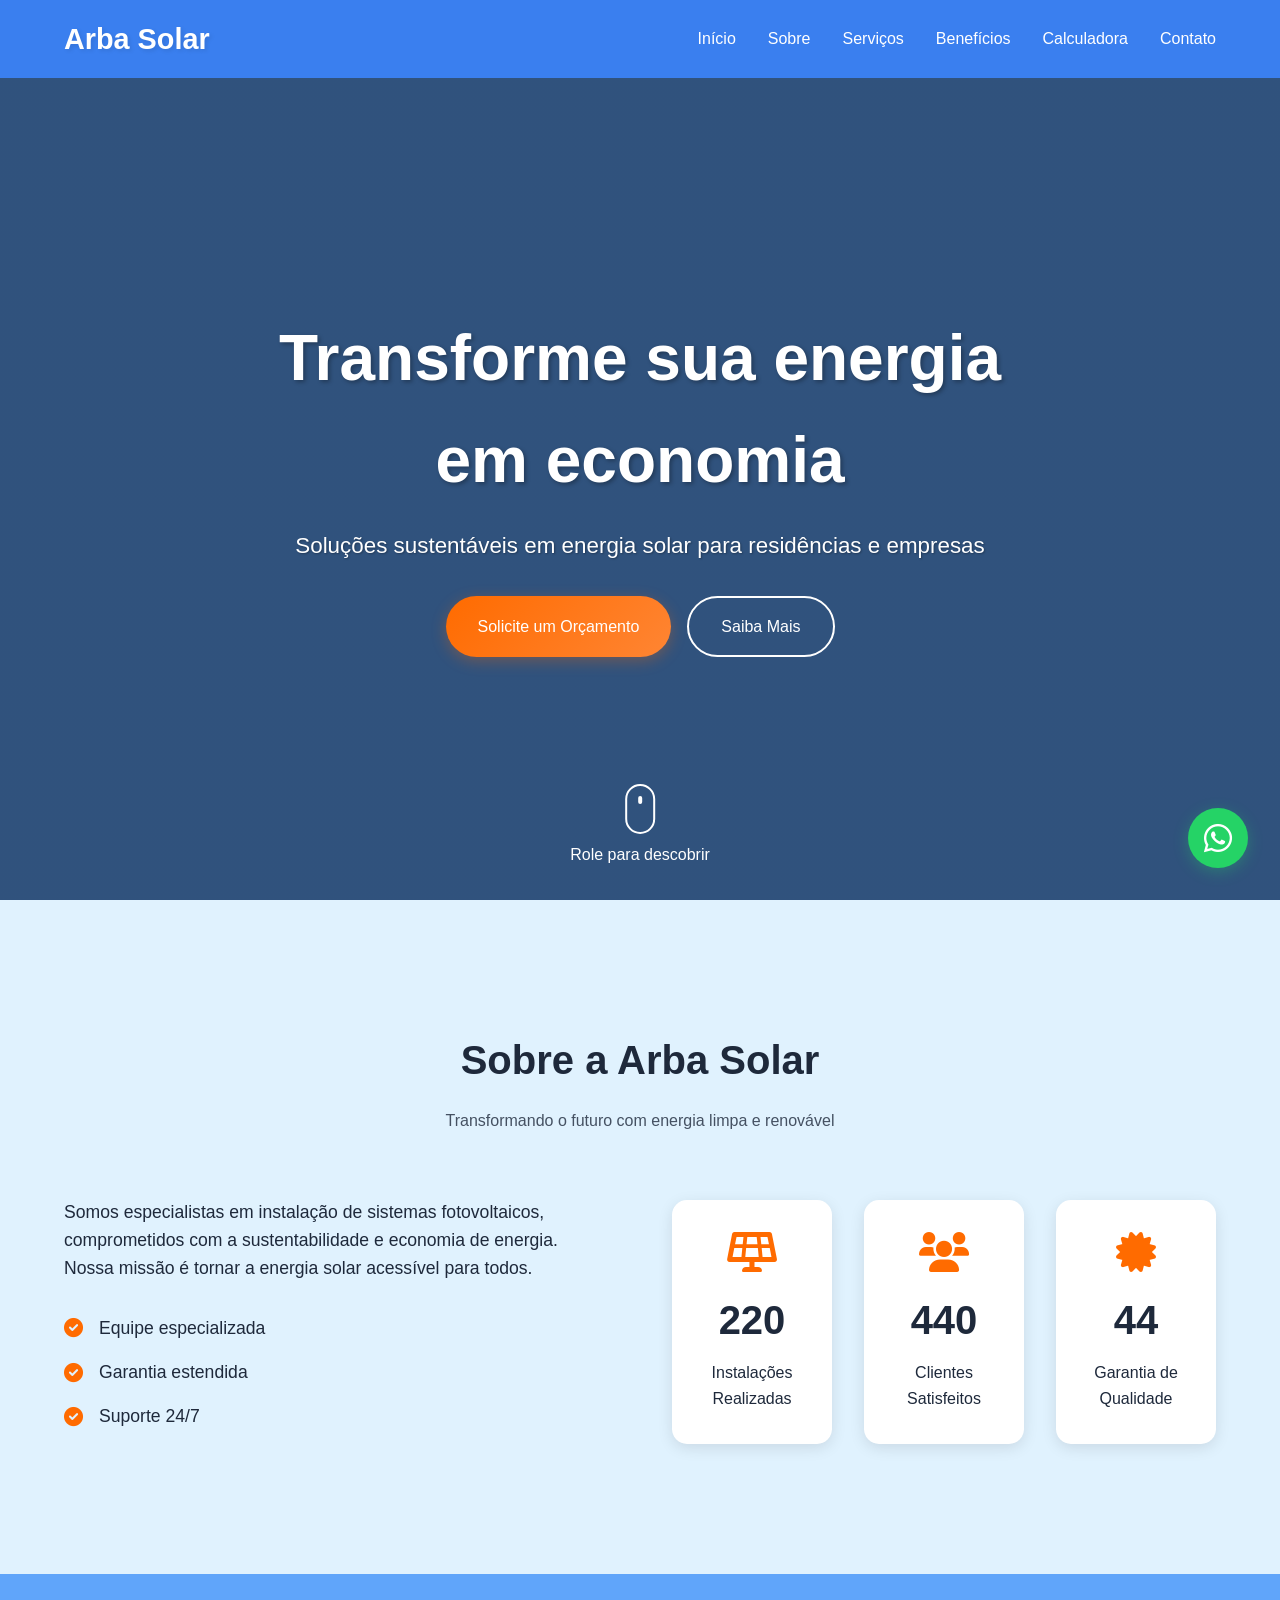
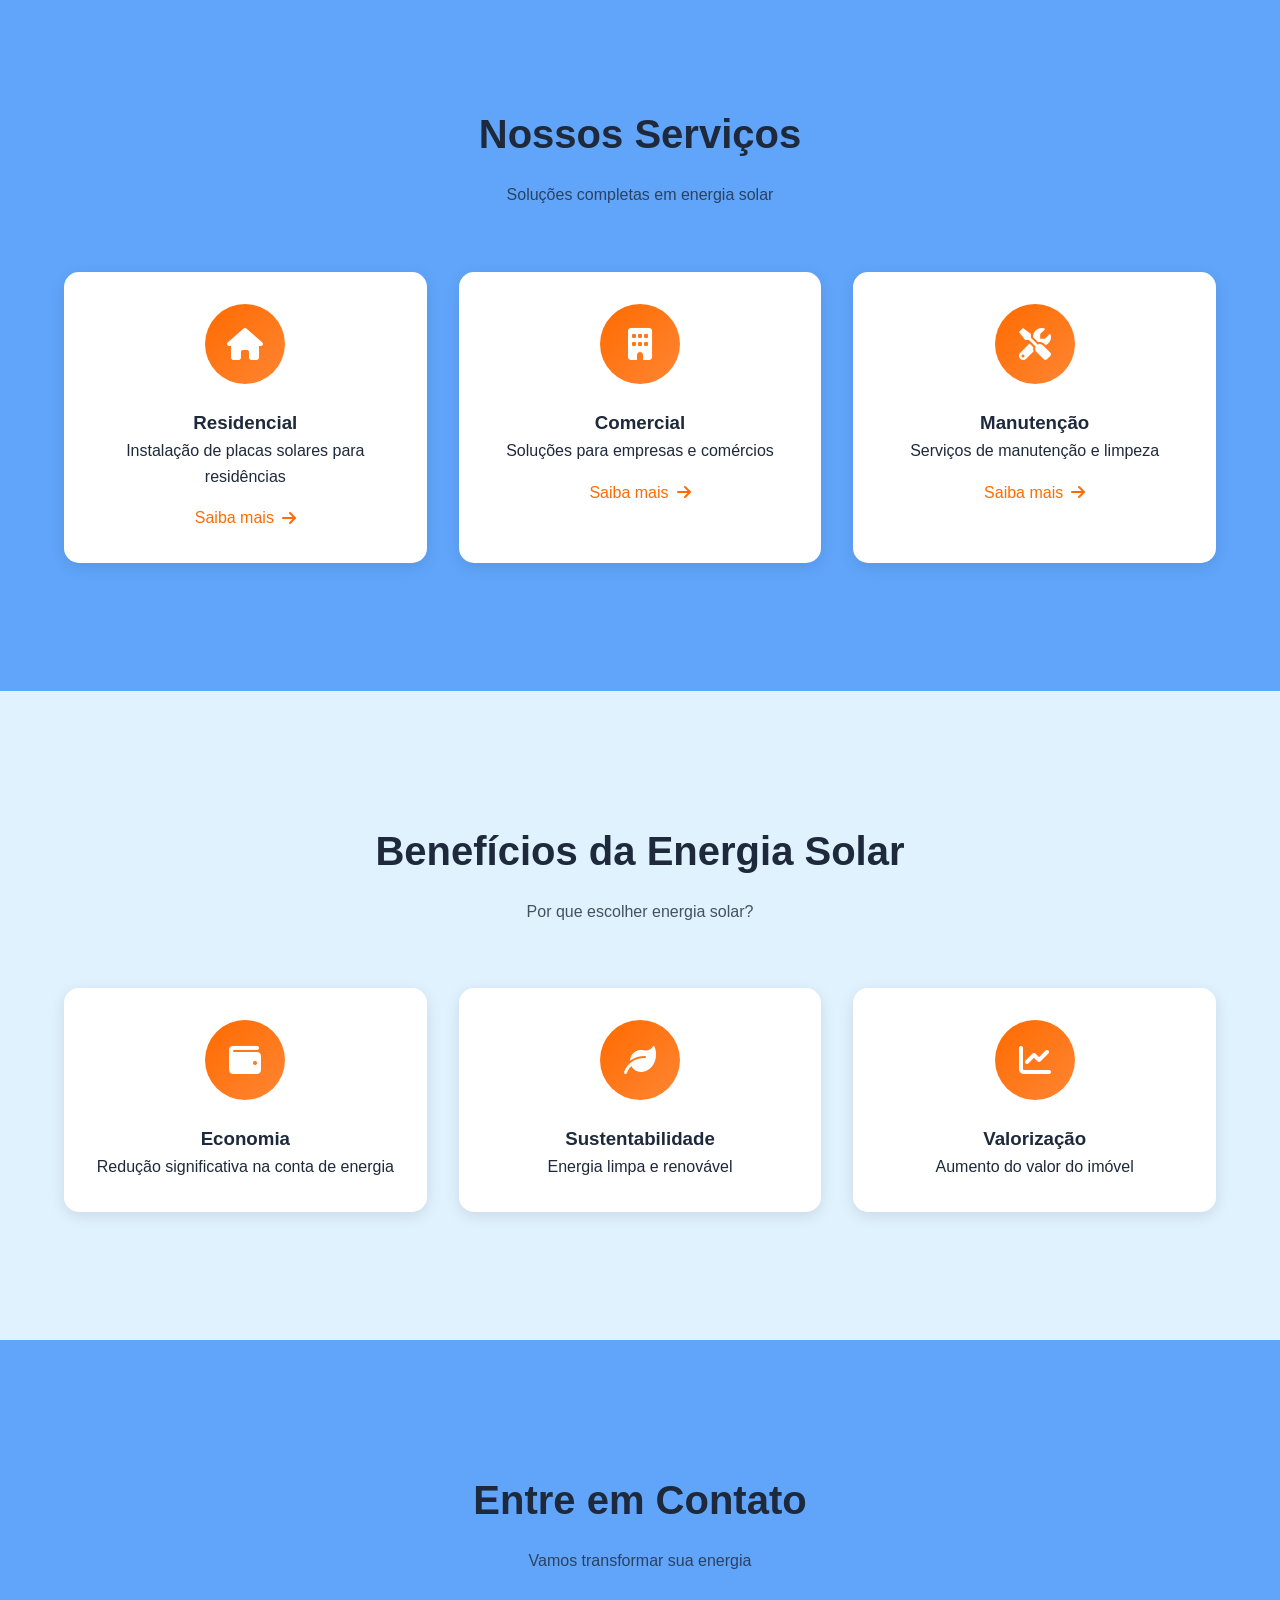
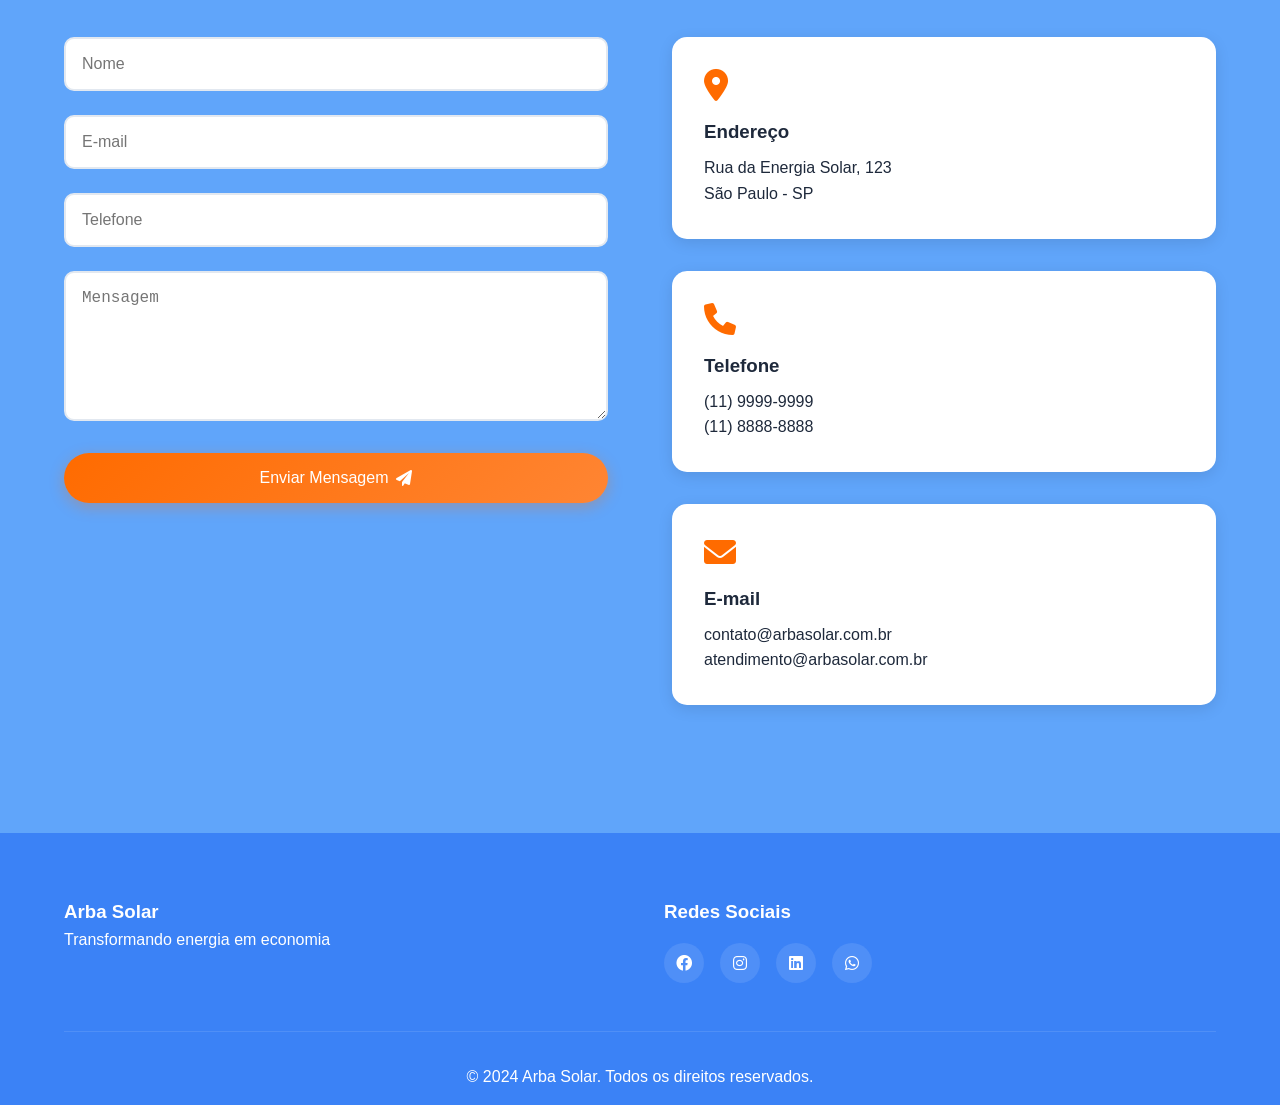
<file: index.html>
<!DOCTYPE html>
<html lang="pt-BR">
<head>
    <meta charset="UTF-8">
    <meta name="viewport" content="width=device-width, initial-scale=1.0">
    <title>Arba Solar - Energia Solar para seu Lar</title>
    <link rel="stylesheet" href="styles.css">
    <link rel="stylesheet" href="https://cdnjs.cloudflare.com/ajax/libs/font-awesome/6.0.0/css/all.min.css">
    <link href="https://unpkg.com/aos@2.3.1/dist/aos.css" rel="stylesheet">
</head>
<body>
    <header>
        <nav class="navbar">
            <div class="logo">
                <h1>Arba Solar</h1>
            </div>
            <button class="menu-btn" aria-label="Menu">
                <i class="fas fa-bars"></i>
            </button>
            <ul class="nav-links">
                <li><a href="#inicio">Início</a></li>
                <li><a href="#sobre">Sobre</a></li>
                <li><a href="#servicos">Serviços</a></li>
                <li><a href="#beneficios">Benefícios</a></li>
                <li><a href="calculadora.html">Calculadora</a></li>
                <li><a href="#contato">Contato</a></li>
            </ul>
        </nav>
    </header>

    <main>
        <section id="inicio" class="hero">
            <div class="hero-content">
                <h1 data-aos="fade-up">Transforme sua energia em economia</h1>
                <p data-aos="fade-up" data-aos-delay="200">Soluções sustentáveis em energia solar para residências e empresas</p>
                <div class="hero-buttons" data-aos="fade-up" data-aos-delay="400">
                    <a href="#contato" class="cta-button">Solicite um Orçamento</a>
                    <a href="#sobre" class="cta-button secondary">Saiba Mais</a>
                </div>
            </div>
            <div class="scroll-indicator">
                <div class="mouse"></div>
                <p>Role para descobrir</p>
            </div>
        </section>

        <section id="sobre" class="sobre">
            <div class="section-header" data-aos="fade-up">
                <h2>Sobre a Arba Solar</h2>
                <p>Transformando o futuro com energia limpa e renovável</p>
            </div>
            <div class="sobre-content">
                <div class="sobre-text" data-aos="fade-right">
                    <p>Somos especialistas em instalação de sistemas fotovoltaicos, comprometidos com a sustentabilidade e economia de energia. Nossa missão é tornar a energia solar acessível para todos.</p>
                    <div class="features">
                        <div class="feature">
                            <i class="fas fa-check-circle"></i>
                            <span>Equipe especializada</span>
                        </div>
                        <div class="feature">
                            <i class="fas fa-check-circle"></i>
                            <span>Garantia estendida</span>
                        </div>
                        <div class="feature">
                            <i class="fas fa-check-circle"></i>
                            <span>Suporte 24/7</span>
                        </div>
                    </div>
                </div>
                <div class="sobre-stats" data-aos="fade-left">
                    <div class="stat">
                        <i class="fas fa-solar-panel"></i>
                        <h3 class="counter">500</h3>
                        <p>Instalações Realizadas</p>
                    </div>
                    <div class="stat">
                        <i class="fas fa-users"></i>
                        <h3 class="counter">1000</h3>
                        <p>Clientes Satisfeitos</p>
                    </div>
                    <div class="stat">
                        <i class="fas fa-certificate"></i>
                        <h3 class="counter">100</h3>
                        <p>Garantia de Qualidade</p>
                    </div>
                </div>
            </div>
        </section>

        <section id="servicos" class="servicos">
            <div class="section-header" data-aos="fade-up">
                <h2>Nossos Serviços</h2>
                <p>Soluções completas em energia solar</p>
            </div>
            <div class="servicos-grid">
                <div class="servico-card" data-aos="zoom-in" data-aos-delay="100">
                    <div class="card-icon">
                        <i class="fas fa-home"></i>
                    </div>
                    <h3>Residencial</h3>
                    <p>Instalação de placas solares para residências</p>
                    <a href="#contato" class="card-link">Saiba mais <i class="fas fa-arrow-right"></i></a>
                </div>
                <div class="servico-card" data-aos="zoom-in" data-aos-delay="200">
                    <div class="card-icon">
                        <i class="fas fa-building"></i>
                    </div>
                    <h3>Comercial</h3>
                    <p>Soluções para empresas e comércios</p>
                    <a href="#contato" class="card-link">Saiba mais <i class="fas fa-arrow-right"></i></a>
                </div>
                <div class="servico-card" data-aos="zoom-in" data-aos-delay="300">
                    <div class="card-icon">
                        <i class="fas fa-tools"></i>
                    </div>
                    <h3>Manutenção</h3>
                    <p>Serviços de manutenção e limpeza</p>
                    <a href="#contato" class="card-link">Saiba mais <i class="fas fa-arrow-right"></i></a>
                </div>
            </div>
        </section>

        <section id="beneficios" class="beneficios">
            <div class="section-header" data-aos="fade-up">
                <h2>Benefícios da Energia Solar</h2>
                <p>Por que escolher energia solar?</p>
            </div>
            <div class="beneficios-grid">
                <div class="beneficio-card" data-aos="fade-up" data-aos-delay="100">
                    <div class="card-icon">
                        <i class="fas fa-wallet"></i>
                    </div>
                    <h3>Economia</h3>
                    <p>Redução significativa na conta de energia</p>
                </div>
                <div class="beneficio-card" data-aos="fade-up" data-aos-delay="200">
                    <div class="card-icon">
                        <i class="fas fa-leaf"></i>
                    </div>
                    <h3>Sustentabilidade</h3>
                    <p>Energia limpa e renovável</p>
                </div>
                <div class="beneficio-card" data-aos="fade-up" data-aos-delay="300">
                    <div class="card-icon">
                        <i class="fas fa-chart-line"></i>
                    </div>
                    <h3>Valorização</h3>
                    <p>Aumento do valor do imóvel</p>
                </div>
            </div>
        </section>

        <section id="contato" class="contato">
            <div class="section-header" data-aos="fade-up">
                <h2>Entre em Contato</h2>
                <p>Vamos transformar sua energia</p>
            </div>
            <div class="contato-container">
                <form class="contato-form" data-aos="fade-right">
                    <div class="form-group">
                        <input type="text" placeholder="Nome" required>
                    </div>
                    <div class="form-group">
                        <input type="email" placeholder="E-mail" required>
                    </div>
                    <div class="form-group">
                        <input type="tel" placeholder="Telefone" required>
                    </div>
                    <div class="form-group">
                        <textarea placeholder="Mensagem" required></textarea>
                    </div>
                    <button type="submit" class="submit-button">
                        <span>Enviar Mensagem</span>
                        <i class="fas fa-paper-plane"></i>
                    </button>
                </form>
                <div class="contato-info" data-aos="fade-left">
                    <div class="info-card">
                        <i class="fas fa-map-marker-alt"></i>
                        <h3>Endereço</h3>
                        <p>Rua da Energia Solar, 123</p>
                        <p>São Paulo - SP</p>
                    </div>
                    <div class="info-card">
                        <i class="fas fa-phone"></i>
                        <h3>Telefone</h3>
                        <p>(11) 9999-9999</p>
                        <p>(11) 8888-8888</p>
                    </div>
                    <div class="info-card">
                        <i class="fas fa-envelope"></i>
                        <h3>E-mail</h3>
                        <p>contato@arbasolar.com.br</p>
                        <p>atendimento@arbasolar.com.br</p>
                    </div>
                </div>
            </div>
        </section>
    </main>

    <footer>
        <div class="footer-content">
            <div class="footer-section">
                <h3>Arba Solar</h3>
                <p>Transformando energia em economia</p>
            </div>
            <div class="footer-section">
                <h3>Redes Sociais</h3>
                <div class="social-links">
                    <a href="#" class="social-link"><i class="fab fa-facebook"></i></a>
                    <a href="#" class="social-link"><i class="fab fa-instagram"></i></a>
                    <a href="#" class="social-link"><i class="fab fa-linkedin"></i></a>
                    <a href="#" class="social-link"><i class="fab fa-whatsapp"></i></a>
                </div>
            </div>
        </div>
        <div class="footer-bottom">
            <p>&copy; 2024 Arba Solar. Todos os direitos reservados.</p>
        </div>
    </footer>

    <div class="whatsapp-button">
        <a href="https://wa.me/5511999999999" target="_blank">
            <i class="fab fa-whatsapp"></i>
        </a>
    </div>

    <script src="https://unpkg.com/aos@2.3.1/dist/aos.js"></script>
    <script src="script.js"></script>
</body>
</html>
</file>
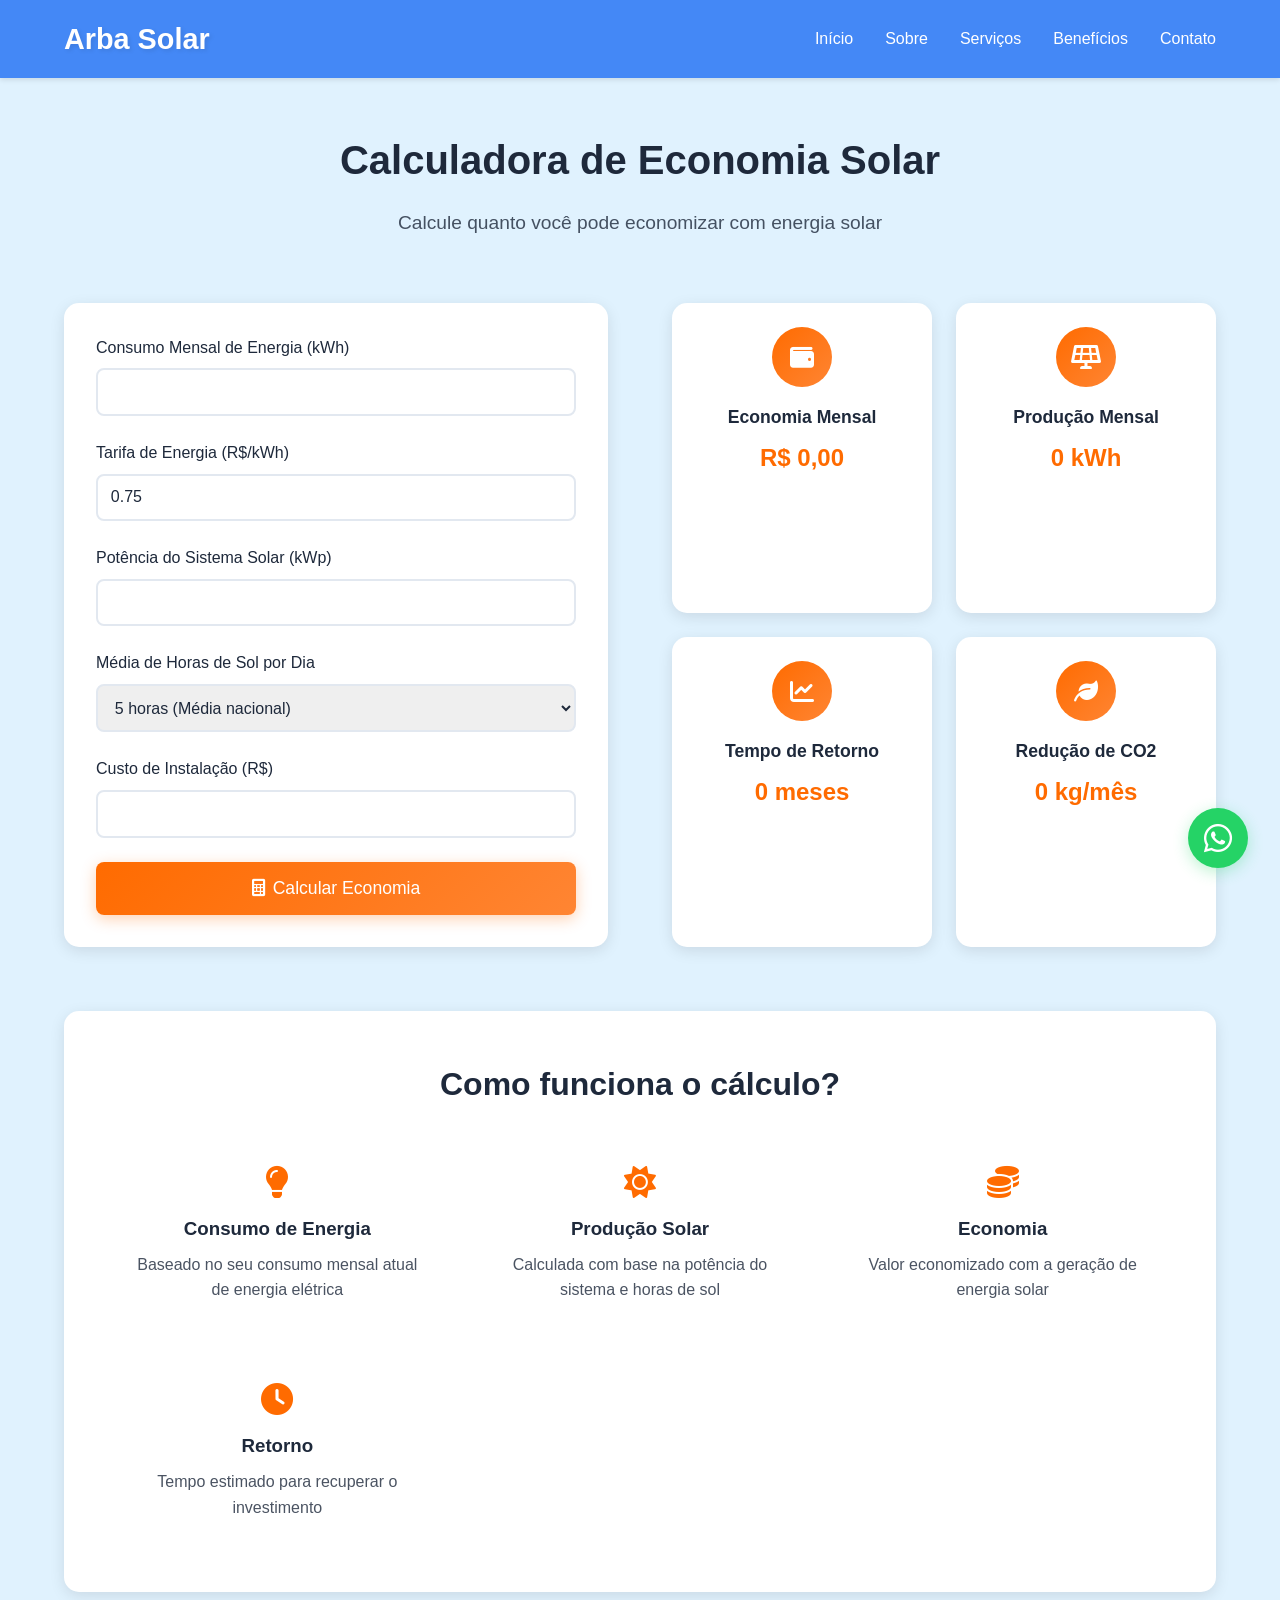
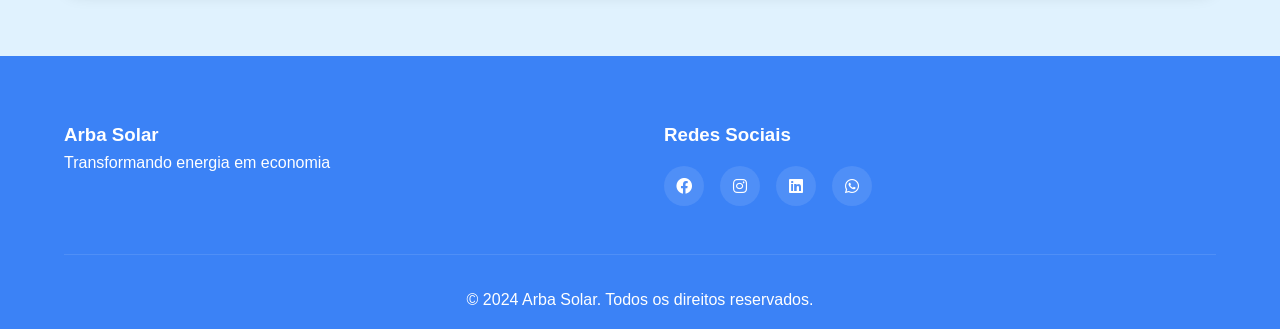
<file: calculadora.html>
<!DOCTYPE html>
<html lang="pt-BR">
<head>
    <meta charset="UTF-8">
    <meta name="viewport" content="width=device-width, initial-scale=1.0">
    <title>Calculadora Solar - Arba Solar</title>
    <link rel="stylesheet" href="styles.css">
    <link rel="stylesheet" href="calculadora.css">
    <link rel="stylesheet" href="https://cdnjs.cloudflare.com/ajax/libs/font-awesome/6.0.0/css/all.min.css">
</head>
<body>
    <header>
        <nav class="navbar">
            <div class="logo">
                <h1>Arba Solar</h1>
            </div>
            <ul class="nav-links">
                <li><a href="index.html">Início</a></li>
                <li><a href="index.html#sobre">Sobre</a></li>
                <li><a href="index.html#servicos">Serviços</a></li>
                <li><a href="index.html#beneficios">Benefícios</a></li>
                <li><a href="index.html#contato">Contato</a></li>
            </ul>
        </nav>
    </header>

    <main class="calculadora-container">
        <div class="calculadora-header">
            <h1>Calculadora de Economia Solar</h1>
            <p>Calcule quanto você pode economizar com energia solar</p>
        </div>

        <div class="calculadora-grid">
            <div class="calculadora-form">
                <form id="calculadoraForm">
                    <div class="form-group">
                        <label for="consumoMensal">Consumo Mensal de Energia (kWh)</label>
                        <input type="number" id="consumoMensal" required min="0" step="0.01">
                    </div>

                    <div class="form-group">
                        <label for="tarifaEnergia">Tarifa de Energia (R$/kWh)</label>
                        <input type="number" id="tarifaEnergia" required min="0" step="0.01" value="0.75">
                    </div>

                    <div class="form-group">
                        <label for="potenciaSistema">Potência do Sistema Solar (kWp)</label>
                        <input type="number" id="potenciaSistema" required min="0" step="0.01">
                    </div>

                    <div class="form-group">
                        <label for="horasSol">Média de Horas de Sol por Dia</label>
                        <select id="horasSol" required>
                            <option value="4">4 horas (Regiões com menos insolação)</option>
                            <option value="5" selected>5 horas (Média nacional)</option>
                            <option value="6">6 horas (Regiões com mais insolação)</option>
                        </select>
                    </div>

                    <div class="form-group">
                        <label for="custoInstalacao">Custo de Instalação (R$)</label>
                        <input type="number" id="custoInstalacao" required min="0" step="0.01">
                    </div>

                    <button type="submit" class="calcular-button">
                        <i class="fas fa-calculator"></i>
                        Calcular Economia
                    </button>
                </form>
            </div>

            <div class="resultados-container">
                <div class="resultado-card" id="resultadoEconomia">
                    <div class="card-icon">
                        <i class="fas fa-wallet"></i>
                    </div>
                    <h3>Economia Mensal</h3>
                    <p class="valor">R$ 0,00</p>
                </div>

                <div class="resultado-card" id="resultadoProducao">
                    <div class="card-icon">
                        <i class="fas fa-solar-panel"></i>
                    </div>
                    <h3>Produção Mensal</h3>
                    <p class="valor">0 kWh</p>
                </div>

                <div class="resultado-card" id="resultadoPayback">
                    <div class="card-icon">
                        <i class="fas fa-chart-line"></i>
                    </div>
                    <h3>Tempo de Retorno</h3>
                    <p class="valor">0 meses</p>
                </div>

                <div class="resultado-card" id="resultadoCO2">
                    <div class="card-icon">
                        <i class="fas fa-leaf"></i>
                    </div>
                    <h3>Redução de CO2</h3>
                    <p class="valor">0 kg/mês</p>
                </div>
            </div>
        </div>

        <div class="info-section">
            <h2>Como funciona o cálculo?</h2>
            <div class="info-grid">
                <div class="info-item">
                    <i class="fas fa-lightbulb"></i>
                    <h3>Consumo de Energia</h3>
                    <p>Baseado no seu consumo mensal atual de energia elétrica</p>
                </div>
                <div class="info-item">
                    <i class="fas fa-sun"></i>
                    <h3>Produção Solar</h3>
                    <p>Calculada com base na potência do sistema e horas de sol</p>
                </div>
                <div class="info-item">
                    <i class="fas fa-coins"></i>
                    <h3>Economia</h3>
                    <p>Valor economizado com a geração de energia solar</p>
                </div>
                <div class="info-item">
                    <i class="fas fa-clock"></i>
                    <h3>Retorno</h3>
                    <p>Tempo estimado para recuperar o investimento</p>
                </div>
            </div>
        </div>
    </main>

    <footer>
        <div class="footer-content">
            <div class="footer-section">
                <h3>Arba Solar</h3>
                <p>Transformando energia em economia</p>
            </div>
            <div class="footer-section">
                <h3>Redes Sociais</h3>
                <div class="social-links">
                    <a href="#" class="social-link"><i class="fab fa-facebook"></i></a>
                    <a href="#" class="social-link"><i class="fab fa-instagram"></i></a>
                    <a href="#" class="social-link"><i class="fab fa-linkedin"></i></a>
                    <a href="#" class="social-link"><i class="fab fa-whatsapp"></i></a>
                </div>
            </div>
        </div>
        <div class="footer-bottom">
            <p>&copy; 2024 Arba Solar. Todos os direitos reservados.</p>
        </div>
    </footer>

    <div class="whatsapp-button">
        <a href="https://wa.me/5511999999999" target="_blank">
            <i class="fab fa-whatsapp"></i>
        </a>
    </div>

    <script src="calculadora.js"></script>
</body>
</html>
</file>
<file: styles.css>
:root {
    --primary-color: #ff6b00;
    --secondary-color: #3b82f6;
    --text-color: #1e293b;
    --light-bg: #e0f2fe;
    --white: #ffffff;
    --dark-bg: #60a5fa;
    --gradient: linear-gradient(135deg, var(--primary-color), #ff8533);
}

* {
    margin: 0;
    padding: 0;
    box-sizing: border-box;
}

html {
    scroll-behavior: smooth;
}

body {
    font-family: 'Segoe UI', Tahoma, Geneva, Verdana, sans-serif;
    line-height: 1.6;
    color: var(--text-color);
    background-color: var(--dark-bg);
    overflow-x: hidden;
}

/* Navbar */
.navbar {
    position: fixed;
    top: 0;
    width: 100%;
    background: rgba(59, 130, 246, 0.95);
    padding: 1rem 5%;
    display: flex;
    justify-content: space-between;
    align-items: center;
    box-shadow: 0 2px 5px rgba(0,0,0,0.1);
    z-index: 1000;
    backdrop-filter: blur(10px);
    transition: all 0.3s ease;
}

.logo h1 {
    color: var(--white);
    font-size: 1.8rem;
    text-shadow: 2px 2px 4px rgba(0,0,0,0.1);
}

.nav-links {
    display: flex;
    list-style: none;
    gap: 2rem;
}

.nav-links a {
    text-decoration: none;
    color: var(--white);
    font-weight: 500;
    transition: all 0.3s ease;
    position: relative;
}

.nav-links a::after {
    content: '';
    position: absolute;
    bottom: -5px;
    left: 0;
    width: 0;
    height: 2px;
    background: var(--primary-color);
    transition: width 0.3s ease;
}

.nav-links a:hover::after {
    width: 100%;
}

/* Hero Section */
.hero {
    min-height: 100vh;
    display: flex;
    align-items: center;
    background: linear-gradient(rgba(0,0,0,0.5), rgba(0,0,0,0.5)), url('https://images.unsplash.com/photo-1509391366360-2e959784a276?ixlib=rb-1.2.1&auto=format&fit=crop&w=1950&q=80');
    background-size: cover;
    background-position: center;
    background-attachment: fixed;
    padding: 8rem 5% 4rem;
    position: relative;
    overflow: hidden;
}

.hero-content {
    max-width: 800px;
    margin: 0 auto;
    text-align: center;
    color: var(--white);
    z-index: 1;
}

.hero-content h1 {
    font-size: 4rem;
    margin-bottom: 1rem;
    text-shadow: 2px 2px 4px rgba(0,0,0,0.3);
}

.hero-content p {
    font-size: 1.4rem;
    margin-bottom: 2rem;
    text-shadow: 1px 1px 2px rgba(0,0,0,0.3);
}

.hero-buttons {
    display: flex;
    gap: 1rem;
    justify-content: center;
}

.cta-button {
    display: inline-flex;
    align-items: center;
    padding: 1rem 2rem;
    background: var(--gradient);
    color: var(--white);
    text-decoration: none;
    border-radius: 50px;
    transition: all 0.3s ease;
    font-weight: 500;
    box-shadow: 0 4px 15px rgba(255, 107, 0, 0.3);
}

.cta-button.secondary {
    background: transparent;
    border: 2px solid var(--white);
    box-shadow: none;
}

.cta-button:hover {
    transform: translateY(-3px);
    box-shadow: 0 6px 20px rgba(255, 107, 0, 0.4);
}

.cta-button.secondary:hover {
    background: var(--white);
    color: var(--primary-color);
}

.scroll-indicator {
    position: absolute;
    bottom: 2rem;
    left: 50%;
    transform: translateX(-50%);
    display: flex;
    flex-direction: column;
    align-items: center;
    gap: 0.5rem;
    color: var(--white);
    animation: bounce 2s infinite;
}

.mouse {
    width: 30px;
    height: 50px;
    border: 2px solid var(--white);
    border-radius: 15px;
    position: relative;
}

.mouse::before {
    content: '';
    position: absolute;
    top: 10px;
    left: 50%;
    transform: translateX(-50%);
    width: 4px;
    height: 8px;
    background: var(--white);
    border-radius: 2px;
    animation: scroll 2s infinite;
}

@keyframes bounce {
    0%, 20%, 50%, 80%, 100% {
        transform: translateY(0);
    }
    40% {
        transform: translateY(-10px);
    }
    60% {
        transform: translateY(-5px);
    }
}

@keyframes scroll {
    0% {
        transform: translate(-50%, 0);
        opacity: 1;
    }
    100% {
        transform: translate(-50%, 20px);
        opacity: 0;
    }
}

/* Section Headers */
.section-header {
    text-align: center;
    margin-bottom: 4rem;
}

.section-header h2 {
    font-size: 2.5rem;
    color: var(--text-color);
    margin-bottom: 1rem;
}

.section-header p {
    color: var(--text-color);
    opacity: 0.8;
}

/* Sobre Section */
.sobre {
    padding: 8rem 5%;
    background: var(--light-bg);
}

.sobre-content {
    display: grid;
    grid-template-columns: 1fr 1fr;
    gap: 4rem;
    align-items: center;
}

.sobre-text {
    font-size: 1.1rem;
}

.features {
    margin-top: 2rem;
}

.feature {
    display: flex;
    align-items: center;
    gap: 1rem;
    margin-bottom: 1rem;
}

.feature i {
    color: var(--primary-color);
    font-size: 1.2rem;
}

.sobre-stats {
    display: grid;
    grid-template-columns: repeat(3, 1fr);
    gap: 2rem;
}

.stat {
    text-align: center;
    padding: 2rem;
    background: var(--white);
    border-radius: 15px;
    box-shadow: 0 4px 15px rgba(0,0,0,0.1);
    transition: transform 0.3s ease;
}

.stat:hover {
    transform: translateY(-5px);
}

.stat i {
    font-size: 2.5rem;
    color: var(--primary-color);
    margin-bottom: 1rem;
}

.stat h3 {
    font-size: 2.5rem;
    color: var(--text-color);
    margin-bottom: 0.5rem;
}

/* Serviços Section */
.servicos {
    padding: 8rem 5%;
}

.servicos-grid {
    display: grid;
    grid-template-columns: repeat(auto-fit, minmax(300px, 1fr));
    gap: 2rem;
}

.servico-card {
    text-align: center;
    padding: 2rem;
    background: var(--white);
    border-radius: 15px;
    box-shadow: 0 4px 15px rgba(0,0,0,0.1);
    transition: all 0.3s ease;
}

.servico-card:hover {
    transform: translateY(-10px);
    box-shadow: 0 8px 25px rgba(0,0,0,0.15);
}

.card-icon {
    width: 80px;
    height: 80px;
    background: var(--gradient);
    border-radius: 50%;
    display: flex;
    align-items: center;
    justify-content: center;
    margin: 0 auto 1.5rem;
}

.card-icon i {
    font-size: 2rem;
    color: var(--white);
}

.card-link {
    display: inline-flex;
    align-items: center;
    gap: 0.5rem;
    color: var(--primary-color);
    text-decoration: none;
    margin-top: 1rem;
    font-weight: 500;
    transition: gap 0.3s ease;
}

.card-link:hover {
    gap: 1rem;
}

/* Benefícios Section */
.beneficios {
    padding: 8rem 5%;
    background: var(--light-bg);
}

.beneficios-grid {
    display: grid;
    grid-template-columns: repeat(auto-fit, minmax(300px, 1fr));
    gap: 2rem;
}

.beneficio-card {
    text-align: center;
    padding: 2rem;
    background: var(--white);
    border-radius: 15px;
    box-shadow: 0 4px 15px rgba(0,0,0,0.1);
    transition: all 0.3s ease;
}

.beneficio-card:hover {
    transform: translateY(-10px);
    box-shadow: 0 8px 25px rgba(0,0,0,0.15);
}

/* Contato Section */
.contato {
    padding: 8rem 5%;
}

.contato-container {
    display: grid;
    grid-template-columns: 1fr 1fr;
    gap: 4rem;
}

.contato-form {
    display: flex;
    flex-direction: column;
    gap: 1.5rem;
}

.form-group {
    position: relative;
}

.contato-form input,
.contato-form textarea {
    width: 100%;
    padding: 1rem;
    border: 2px solid #e2e8f0;
    border-radius: 10px;
    font-size: 1rem;
    background: var(--white);
    color: var(--text-color);
    transition: all 0.3s ease;
}

.contato-form input:focus,
.contato-form textarea:focus {
    border-color: var(--primary-color);
    outline: none;
    box-shadow: 0 0 0 3px rgba(255, 107, 0, 0.1);
}

.contato-form textarea {
    height: 150px;
    resize: vertical;
}

.submit-button {
    display: inline-flex;
    align-items: center;
    justify-content: center;
    gap: 0.5rem;
    padding: 1rem;
    background: var(--gradient);
    color: var(--white);
    border: none;
    border-radius: 50px;
    cursor: pointer;
    font-size: 1rem;
    font-weight: 500;
    transition: all 0.3s ease;
    box-shadow: 0 4px 15px rgba(255, 107, 0, 0.3);
}

.submit-button:hover {
    transform: translateY(-3px);
    box-shadow: 0 6px 20px rgba(255, 107, 0, 0.4);
}

.contato-info {
    display: grid;
    grid-template-columns: 1fr;
    gap: 2rem;
}

.info-card {
    background: var(--white);
    padding: 2rem;
    border-radius: 15px;
    box-shadow: 0 4px 15px rgba(0,0,0,0.1);
    transition: transform 0.3s ease;
}

.info-card:hover {
    transform: translateY(-5px);
}

.info-card i {
    font-size: 2rem;
    color: var(--primary-color);
    margin-bottom: 1rem;
}

.info-card h3 {
    margin-bottom: 0.5rem;
    color: var(--text-color);
}

/* Footer */
footer {
    background: var(--secondary-color);
    color: var(--white);
    padding: 4rem 5% 1rem;
}

.footer-content {
    display: grid;
    grid-template-columns: repeat(auto-fit, minmax(200px, 1fr));
    gap: 3rem;
    margin-bottom: 3rem;
}

.social-links {
    display: flex;
    gap: 1rem;
    margin-top: 1rem;
}

.social-link {
    width: 40px;
    height: 40px;
    background: rgba(255,255,255,0.1);
    border-radius: 50%;
    display: flex;
    align-items: center;
    justify-content: center;
    color: var(--white);
    text-decoration: none;
    transition: all 0.3s ease;
}

.social-link:hover {
    background: var(--primary-color);
    transform: translateY(-3px);
}

.footer-bottom {
    text-align: center;
    padding-top: 2rem;
    border-top: 1px solid rgba(255,255,255,0.1);
}

/* WhatsApp Button */
.whatsapp-button {
    position: fixed;
    bottom: 2rem;
    right: 2rem;
    z-index: 1000;
}

.whatsapp-button a {
    display: flex;
    align-items: center;
    justify-content: center;
    width: 60px;
    height: 60px;
    background: #25d366;
    color: var(--white);
    border-radius: 50%;
    text-decoration: none;
    font-size: 2rem;
    box-shadow: 0 4px 15px rgba(37, 211, 102, 0.3);
    transition: all 0.3s ease;
}

.whatsapp-button a:hover {
    transform: scale(1.1);
    box-shadow: 0 6px 20px rgba(37, 211, 102, 0.4);
}

/* Menu Mobile */
.menu-btn {
    display: none;
    background: none;
    border: none;
    color: var(--white);
    font-size: 1.5rem;
    cursor: pointer;
    padding: 0.5rem;
    z-index: 1000;
}

@media (max-width: 768px) {
    .menu-btn {
        display: block;
    }

    .nav-links {
        position: fixed;
        top: 0;
        right: -100%;
        width: 80%;
        height: 100vh;
        background: var(--secondary-color);
        flex-direction: column;
        padding: 5rem 2rem;
        transition: 0.3s ease;
        z-index: 999;
        box-shadow: -2px 0 10px rgba(0,0,0,0.1);
    }

    .nav-links.active {
        right: 0;
    }

    .nav-links li {
        margin: 1.5rem 0;
    }

    .nav-links a {
        font-size: 1.2rem;
    }

    .hero {
        padding: 6rem 5% 4rem;
        min-height: 100vh;
    }

    .hero-content {
        text-align: center;
        padding: 0 1rem;
    }

    .hero h1 {
        font-size: 2.5rem;
        line-height: 1.2;
    }

    .hero p {
        font-size: 1.1rem;
        margin-bottom: 2rem;
    }

    .hero-buttons {
        flex-direction: column;
        gap: 1rem;
        align-items: center;
    }

    .hero-buttons .btn {
        width: 100%;
        max-width: 300px;
    }

    .scroll-indicator {
        display: none;
    }

    .sobre {
        padding: 4rem 5%;
    }

    .sobre-grid {
        grid-template-columns: 1fr;
        gap: 2rem;
    }

    .sobre-content {
        text-align: center;
        padding: 0 1rem;
    }

    .sobre-content h2 {
        font-size: 2rem;
        margin-bottom: 1.5rem;
    }

    .sobre-content p {
        font-size: 1rem;
        line-height: 1.6;
    }

    .sobre-image {
        order: -1;
        padding: 0 1rem;
    }

    .sobre-image img {
        width: 100%;
        max-width: 400px;
        margin: 0 auto;
        border-radius: 10px;
    }

    .features-grid {
        grid-template-columns: 1fr;
        gap: 1.5rem;
        padding: 0 1rem;
    }

    .feature-item {
        padding: 1.5rem;
        text-align: center;
    }

    .feature-item i {
        font-size: 2rem;
        margin-bottom: 1rem;
    }

    .feature-item h3 {
        font-size: 1.2rem;
        margin-bottom: 0.5rem;
    }

    .feature-item p {
        font-size: 0.9rem;
        line-height: 1.5;
    }

    .stats-grid {
        grid-template-columns: 1fr;
        gap: 1.5rem;
        padding: 0 1rem;
    }

    .stat {
        padding: 1.5rem;
        text-align: center;
    }

    .stat h3 {
        font-size: 2rem;
        margin-bottom: 0.5rem;
    }

    .stat p {
        font-size: 1rem;
    }

    .servicos {
        padding: 4rem 5%;
    }

    .servicos-grid {
        grid-template-columns: 1fr;
        gap: 2rem;
        padding: 0 1rem;
    }

    .servico-card {
        padding: 2rem;
        text-align: center;
    }

    .servico-card i {
        font-size: 2.5rem;
        margin-bottom: 1rem;
    }

    .servico-card h3 {
        font-size: 1.3rem;
        margin-bottom: 1rem;
    }

    .servico-card p {
        font-size: 0.95rem;
        line-height: 1.6;
    }

    .beneficios {
        padding: 4rem 5%;
    }

    .beneficios-grid {
        grid-template-columns: 1fr;
        gap: 2rem;
        padding: 0 1rem;
    }

    .beneficio-card {
        padding: 2rem;
        text-align: center;
    }

    .beneficio-card i {
        font-size: 2.5rem;
        margin-bottom: 1rem;
    }

    .beneficio-card h3 {
        font-size: 1.3rem;
        margin-bottom: 1rem;
    }

    .beneficio-card p {
        font-size: 0.95rem;
        line-height: 1.6;
    }

    .contato {
        padding: 4rem 5%;
    }

    .contato-grid {
        grid-template-columns: 1fr;
        gap: 3rem;
        padding: 0 1rem;
    }

    .contato-info {
        text-align: center;
    }

    .contato-info h2 {
        font-size: 2rem;
        margin-bottom: 1.5rem;
    }

    .contato-info p {
        font-size: 1rem;
        line-height: 1.6;
        margin-bottom: 2rem;
    }

    .contato-form {
        padding: 2rem;
        background: var(--white);
        border-radius: 15px;
        box-shadow: 0 4px 15px rgba(0,0,0,0.1);
    }

    .form-group {
        margin-bottom: 1.5rem;
    }

    .form-group input,
    .form-group textarea {
        padding: 0.8rem;
        font-size: 1rem;
        width: 100%;
    }

    .submit-btn {
        width: 100%;
        padding: 1rem;
        font-size: 1rem;
    }

    .footer-content {
        flex-direction: column;
        gap: 2rem;
        text-align: center;
        padding: 2rem 1rem;
    }

    .social-links {
        justify-content: center;
        gap: 1rem;
    }

    .whatsapp-button {
        right: 1rem;
        bottom: 1rem;
    }

    .whatsapp-button a {
        width: 50px;
        height: 50px;
        font-size: 1.5rem;
    }
}

/* Ajustes para telas muito pequenas */
@media (max-width: 480px) {
    .hero h1 {
        font-size: 2rem;
    }

    .hero p {
        font-size: 1rem;
    }

    .sobre-content h2,
    .contato-info h2 {
        font-size: 1.8rem;
    }

    .feature-item i,
    .servico-card i,
    .beneficio-card i {
        font-size: 2rem;
    }

    .stat h3 {
        font-size: 1.8rem;
    }
}
</file>
<file: calculadora.css>
.calculadora-container {
    padding: 8rem 5% 4rem;
    background: var(--light-bg);
    min-height: 100vh;
}

.calculadora-header {
    text-align: center;
    margin-bottom: 4rem;
}

.calculadora-header h1 {
    font-size: 2.5rem;
    color: var(--text-color);
    margin-bottom: 1rem;
}

.calculadora-header p {
    color: var(--text-color);
    opacity: 0.8;
    font-size: 1.2rem;
}

.calculadora-grid {
    display: grid;
    grid-template-columns: 1fr 1fr;
    gap: 4rem;
    margin-bottom: 4rem;
}

.calculadora-form {
    background: var(--white);
    padding: 2rem;
    border-radius: 15px;
    box-shadow: 0 4px 15px rgba(0,0,0,0.1);
}

.form-group {
    margin-bottom: 1.5rem;
}

.form-group label {
    display: block;
    margin-bottom: 0.5rem;
    color: var(--text-color);
    font-weight: 500;
}

.form-group input,
.form-group select {
    width: 100%;
    padding: 0.8rem;
    border: 2px solid #e2e8f0;
    border-radius: 8px;
    font-size: 1rem;
    color: var(--text-color);
    transition: all 0.3s ease;
}

.form-group input:focus,
.form-group select:focus {
    border-color: var(--primary-color);
    outline: none;
    box-shadow: 0 0 0 3px rgba(255, 107, 0, 0.1);
}

.calcular-button {
    width: 100%;
    padding: 1rem;
    background: var(--gradient);
    color: var(--white);
    border: none;
    border-radius: 8px;
    font-size: 1.1rem;
    font-weight: 500;
    cursor: pointer;
    display: flex;
    align-items: center;
    justify-content: center;
    gap: 0.5rem;
    transition: all 0.3s ease;
    box-shadow: 0 4px 15px rgba(255, 107, 0, 0.3);
    position: relative;
    overflow: hidden;
}

.calcular-button:hover {
    transform: translateY(-3px);
    box-shadow: 0 6px 20px rgba(255, 107, 0, 0.4);
}

.calcular-button.calculando {
    pointer-events: none;
    background: var(--secondary-color);
}

.calcular-button.calculando i {
    animation: spin 1s linear infinite;
}

@keyframes spin {
    from {
        transform: rotate(0deg);
    }
    to {
        transform: rotate(360deg);
    }
}

.resultados-container {
    display: grid;
    grid-template-columns: repeat(2, 1fr);
    gap: 1.5rem;
}

.resultado-card {
    background: var(--white);
    padding: 1.5rem;
    border-radius: 15px;
    box-shadow: 0 4px 15px rgba(0,0,0,0.1);
    text-align: center;
    transition: transform 0.3s ease;
}

.resultado-card:hover {
    transform: translateY(-5px);
}

.resultado-card .card-icon {
    width: 60px;
    height: 60px;
    background: var(--gradient);
    border-radius: 50%;
    display: flex;
    align-items: center;
    justify-content: center;
    margin: 0 auto 1rem;
}

.resultado-card .card-icon i {
    font-size: 1.5rem;
    color: var(--white);
}

.resultado-card h3 {
    color: var(--text-color);
    margin-bottom: 0.5rem;
    font-size: 1.1rem;
}

.resultado-card .valor {
    font-size: 1.5rem;
    font-weight: 600;
    color: var(--primary-color);
}

.info-section {
    background: var(--white);
    padding: 3rem;
    border-radius: 15px;
    box-shadow: 0 4px 15px rgba(0,0,0,0.1);
}

.info-section h2 {
    text-align: center;
    color: var(--text-color);
    margin-bottom: 2rem;
    font-size: 2rem;
}

.info-grid {
    display: grid;
    grid-template-columns: repeat(auto-fit, minmax(250px, 1fr));
    gap: 2rem;
}

.info-item {
    text-align: center;
    padding: 1.5rem;
}

.info-item i {
    font-size: 2rem;
    color: var(--primary-color);
    margin-bottom: 1rem;
}

.info-item h3 {
    color: var(--text-color);
    margin-bottom: 0.5rem;
}

.info-item p {
    color: var(--text-color);
    opacity: 0.8;
}

@media (max-width: 768px) {
    .calculadora-grid {
        grid-template-columns: 1fr;
    }

    .resultados-container {
        grid-template-columns: 1fr;
    }

    .calculadora-header h1 {
        font-size: 2rem;
    }

    .info-section {
        padding: 2rem;
    }
}
</file>
